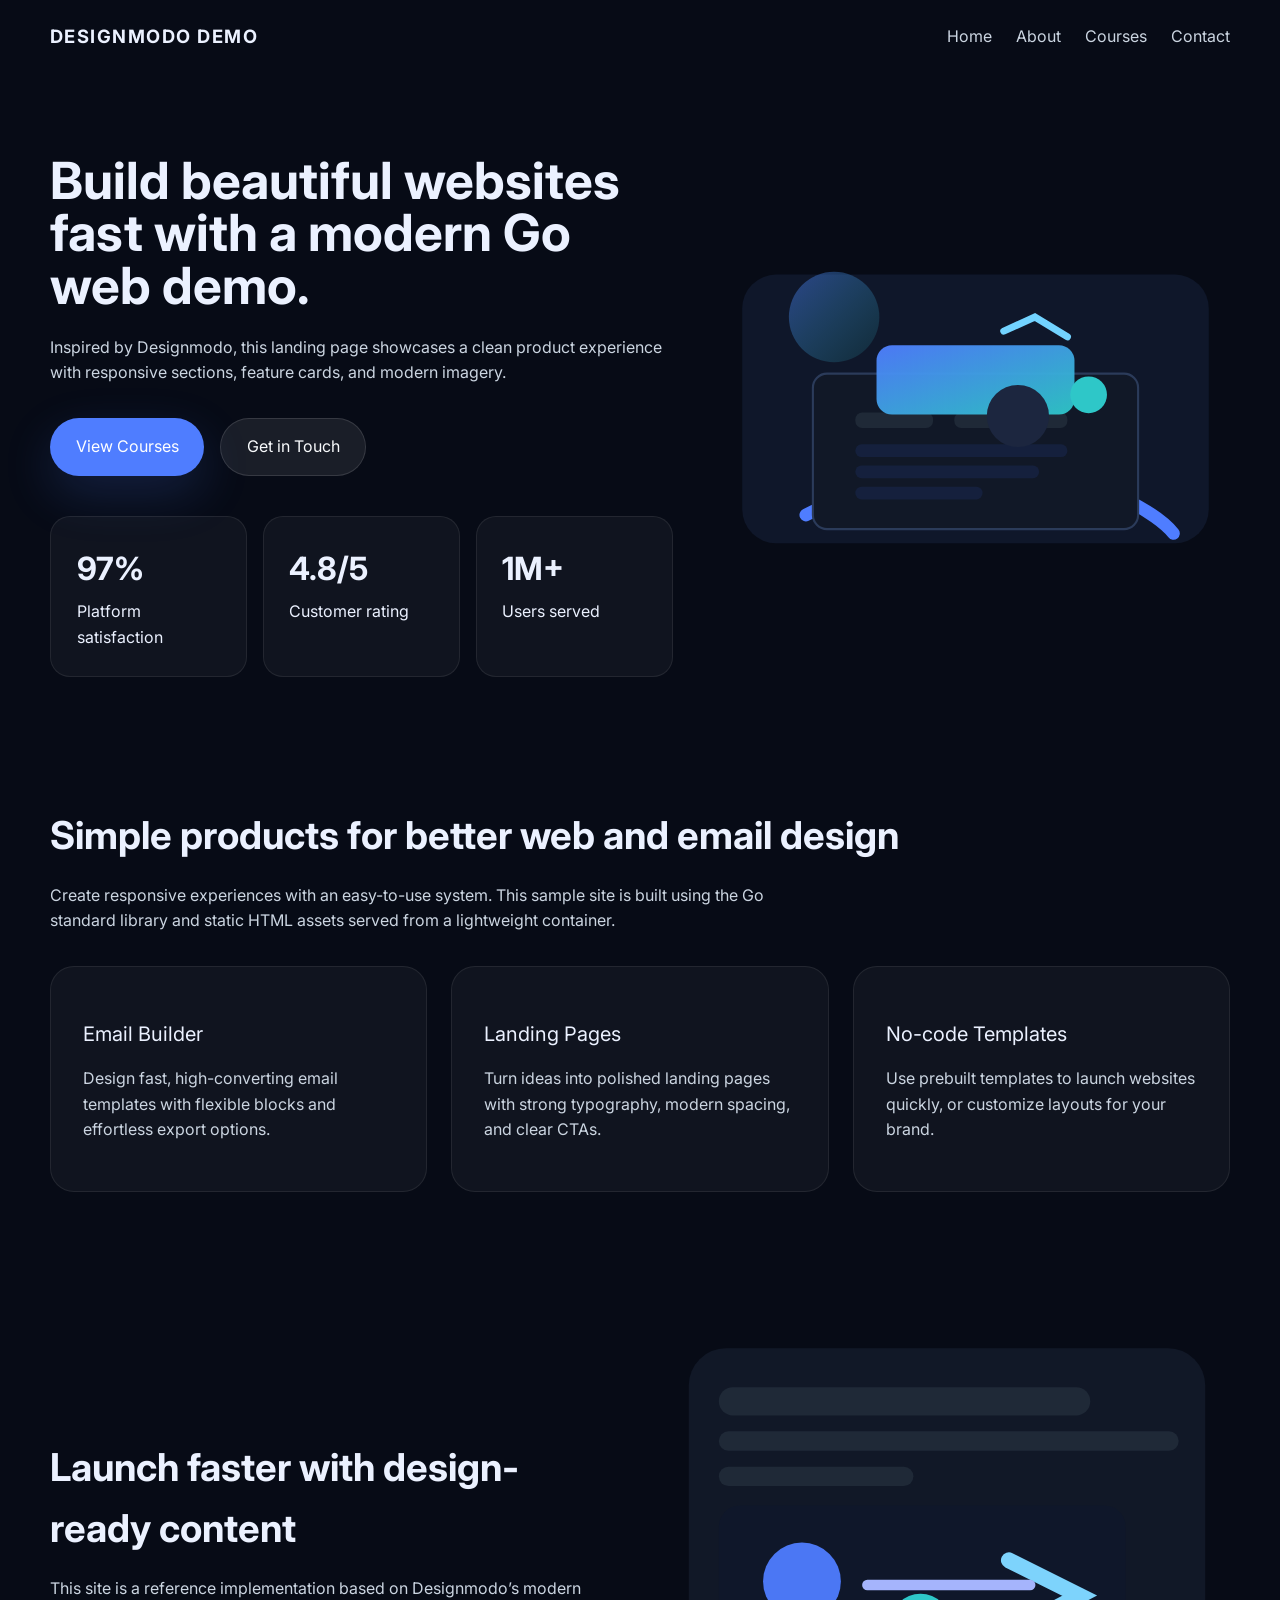
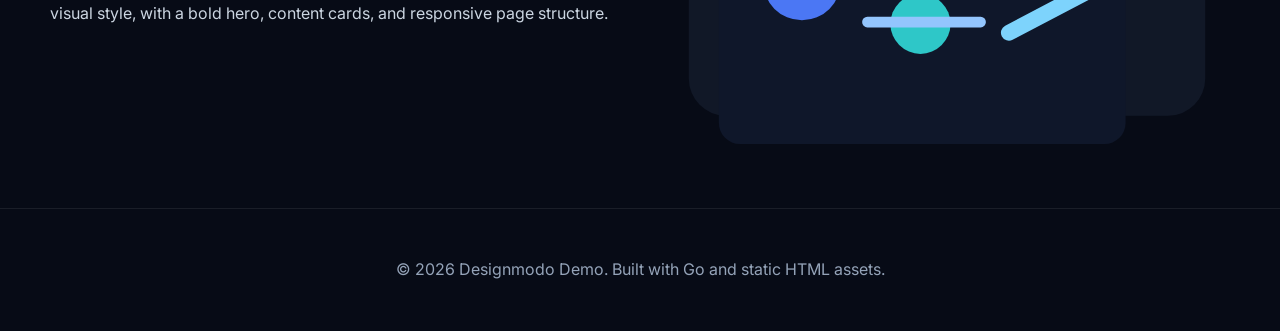
<file: static/index.html>
<!DOCTYPE html>
<html lang="en">
<head>
  <meta charset="UTF-8">
  <meta http-equiv="X-UA-Compatible" content="IE=edge">
  <meta name="viewport" content="width=device-width, initial-scale=1.0">
  <title>Designmodo Style Demo</title>
  <link rel="stylesheet" href="/static/fonts/fonts.css">
  <link rel="stylesheet" href="/static/css/style.css">
</head>
<body>
  <header class="site-header">
    <div class="wrapper">
      <nav>
        <div class="brand">Designmodo Demo</div>
        <div class="nav-links">
          <a href="/home">Home</a>
          <a href="/about">About</a>
          <a href="/courses">Courses</a>
          <a href="/contact">Contact</a>
        </div>
      </nav>
    </div>
  </header>

  <main class="wrapper">
    <section class="hero">
      <div class="hero-grid">
        <div class="hero-copy">
          <h1>Build beautiful websites fast with a modern Go web demo.</h1>
          <p>Inspired by Designmodo, this landing page showcases a clean product experience with responsive sections, feature cards, and modern imagery.</p>
          <div class="btn-group">
            <a class="btn btn-primary" href="/courses">View Courses</a>
            <a class="btn btn-secondary" href="/contact">Get in Touch</a>
          </div>
          <div class="stats">
            <div class="stat-card">
              <strong>97%</strong>
              <span>Platform satisfaction</span>
            </div>
            <div class="stat-card">
              <strong>4.8/5</strong>
              <span>Customer rating</span>
            </div>
            <div class="stat-card">
              <strong>1M+</strong>
              <span>Users served</span>
            </div>
          </div>
        </div>
        <div>
          <img src="/static/images/hero-illustration.svg" alt="Design product illustration">
        </div>
      </div>
    </section>

    <section class="section">
      <h2>Simple products for better web and email design</h2>
      <p class="lead">Create responsive experiences with an easy-to-use system. This sample site is built using the Go standard library and static HTML assets served from a lightweight container.</p>
      <div class="cards">
        <article class="card">
          <div class="card-title">Email Builder</div>
          <p class="card-text">Design fast, high-converting email templates with flexible blocks and effortless export options.</p>
        </article>
        <article class="card">
          <div class="card-title">Landing Pages</div>
          <p class="card-text">Turn ideas into polished landing pages with strong typography, modern spacing, and clear CTAs.</p>
        </article>
        <article class="card">
          <div class="card-title">No-code Templates</div>
          <p class="card-text">Use prebuilt templates to launch websites quickly, or customize layouts for your brand.</p>
        </article>
      </div>
    </section>

    <section class="section section-split">
      <div>
        <h2>Launch faster with design-ready content</h2>
        <p class="lead">This site is a reference implementation based on Designmodo’s modern visual style, with a bold hero, content cards, and responsive page structure.</p>
      </div>
      <div>
        <img src="/static/images/feature-slides.svg" alt="Feature illustration">
      </div>
    </section>
  </main>

  <footer class="footer">
    <div class="wrapper">
      <p>© 2026 Designmodo Demo. Built with Go and static HTML assets.</p>
    </div>
  </footer>
</body>
</html>
</file>
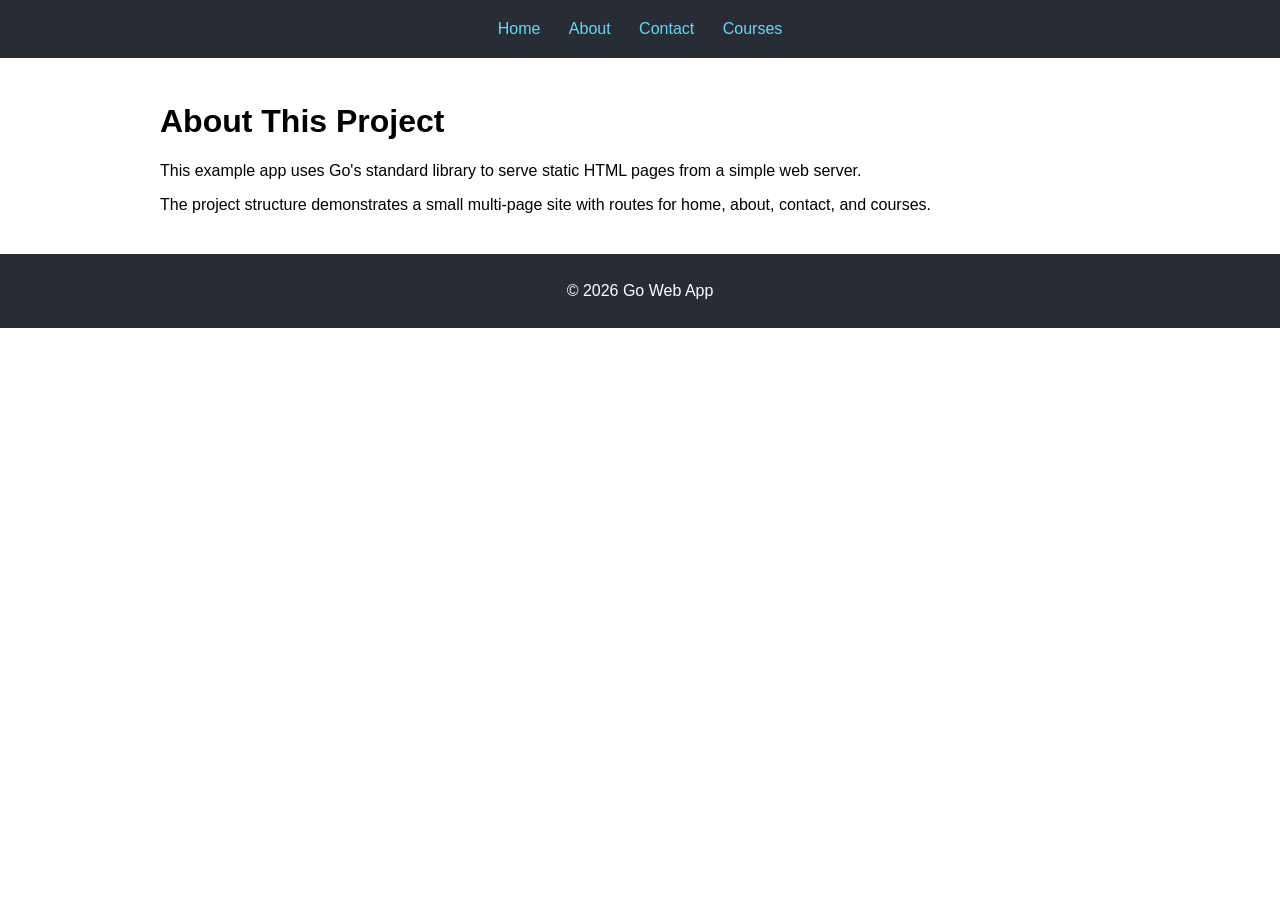
<file: static/about.html>
<!DOCTYPE html>
<html lang="en">
<head>
    <meta charset="UTF-8">
    <meta http-equiv="X-UA-Compatible" content="IE=edge">
    <meta name="viewport" content="width=device-width, initial-scale=1.0">
    <title>About</title>
    <style>
        body { font-family: Arial, sans-serif; margin: 0; padding: 0; }
        header { background: #282c34; color: #fff; padding: 20px 0; text-align: center; }
        nav ul { list-style: none; margin: 0; padding: 0; }
        nav ul li { display: inline-block; margin: 0 12px; }
        nav ul li a { color: #61dafb; text-decoration: none; }
        main { padding: 24px; max-width: 960px; margin: 0 auto; }
        footer { background: #282c34; color: #fff; text-align: center; padding: 12px 0; }
    </style>
</head>
<body>
    <header>
        <nav>
            <ul>
                <li><a href="home">Home</a></li>
                <li><a href="about">About</a></li>
                <li><a href="contact">Contact</a></li>
                <li><a href="courses">Courses</a></li>
            </ul>
        </nav>
    </header>
    <main>
        <h1>About This Project</h1>
        <p>This example app uses Go's standard library to serve static HTML pages from a simple web server.</p>
        <p>The project structure demonstrates a small multi-page site with routes for home, about, contact, and courses.</p>
    </main>
    <footer>
        <p>&copy; 2026 Go Web App</p>
    </footer>
</body>
</html>
</file>
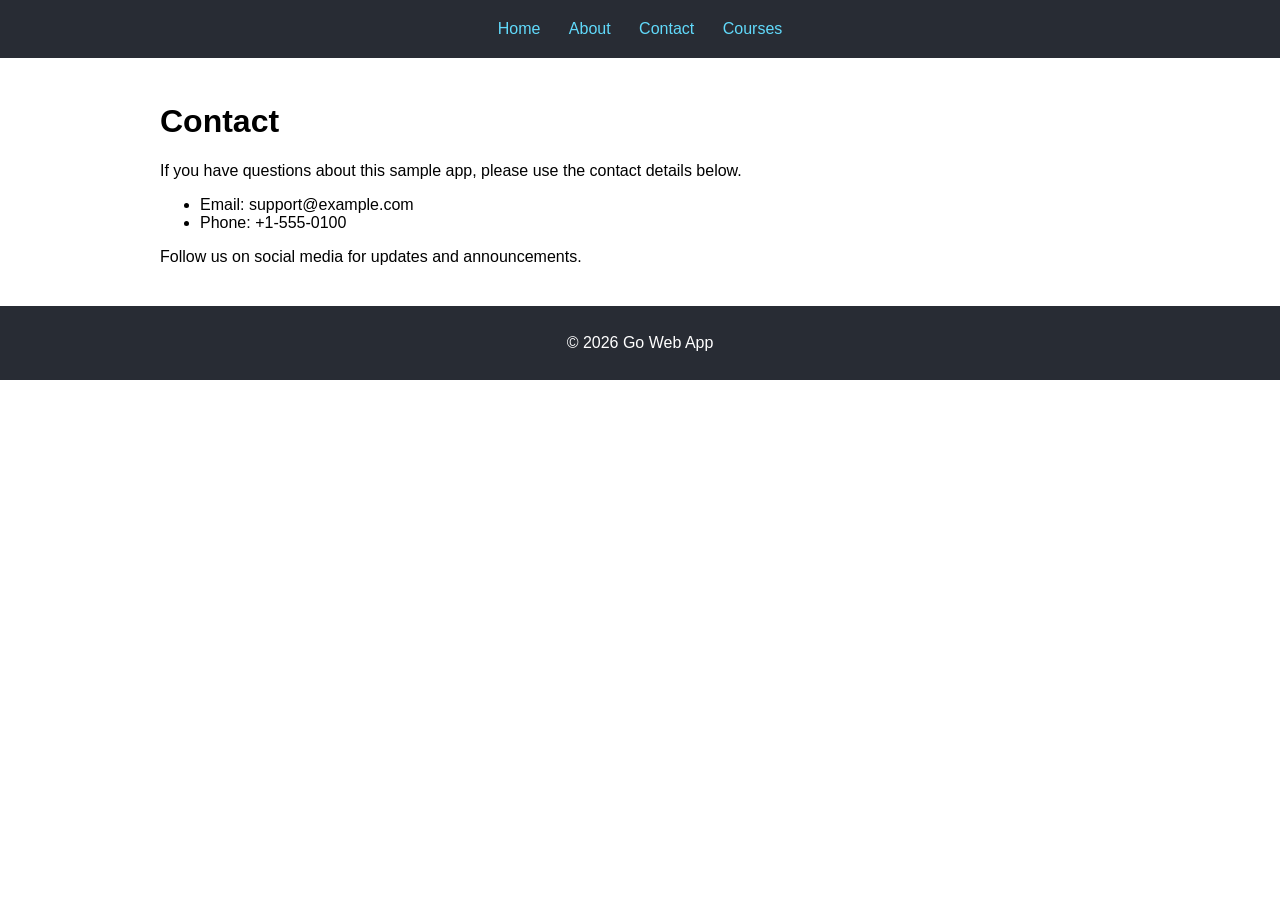
<file: static/contact.html>
<!DOCTYPE html>
<html lang="en">
<head>
    <meta charset="UTF-8">
    <meta http-equiv="X-UA-Compatible" content="IE=edge">
    <meta name="viewport" content="width=device-width, initial-scale=1.0">
    <title>Contact</title>
    <style>
        body { font-family: Arial, sans-serif; margin: 0; padding: 0; }
        header { background: #282c34; color: #fff; padding: 20px 0; text-align: center; }
        nav ul { list-style: none; margin: 0; padding: 0; }
        nav ul li { display: inline-block; margin: 0 12px; }
        nav ul li a { color: #61dafb; text-decoration: none; }
        main { padding: 24px; max-width: 960px; margin: 0 auto; }
        footer { background: #282c34; color: #fff; text-align: center; padding: 12px 0; }
    </style>
</head>
<body>
    <header>
        <nav>
            <ul>
                <li><a href="home">Home</a></li>
                <li><a href="about">About</a></li>
                <li><a href="contact">Contact</a></li>
                <li><a href="courses">Courses</a></li>
            </ul>
        </nav>
    </header>
    <main>
        <h1>Contact</h1>
        <p>If you have questions about this sample app, please use the contact details below.</p>
        <ul>
            <li>Email: support@example.com</li>
            <li>Phone: +1-555-0100</li>
        </ul>
        <p>Follow us on social media for updates and announcements.</p>
    </main>
    <footer>
        <p>&copy; 2026 Go Web App</p>
    </footer>
</body>
</html>
</file>
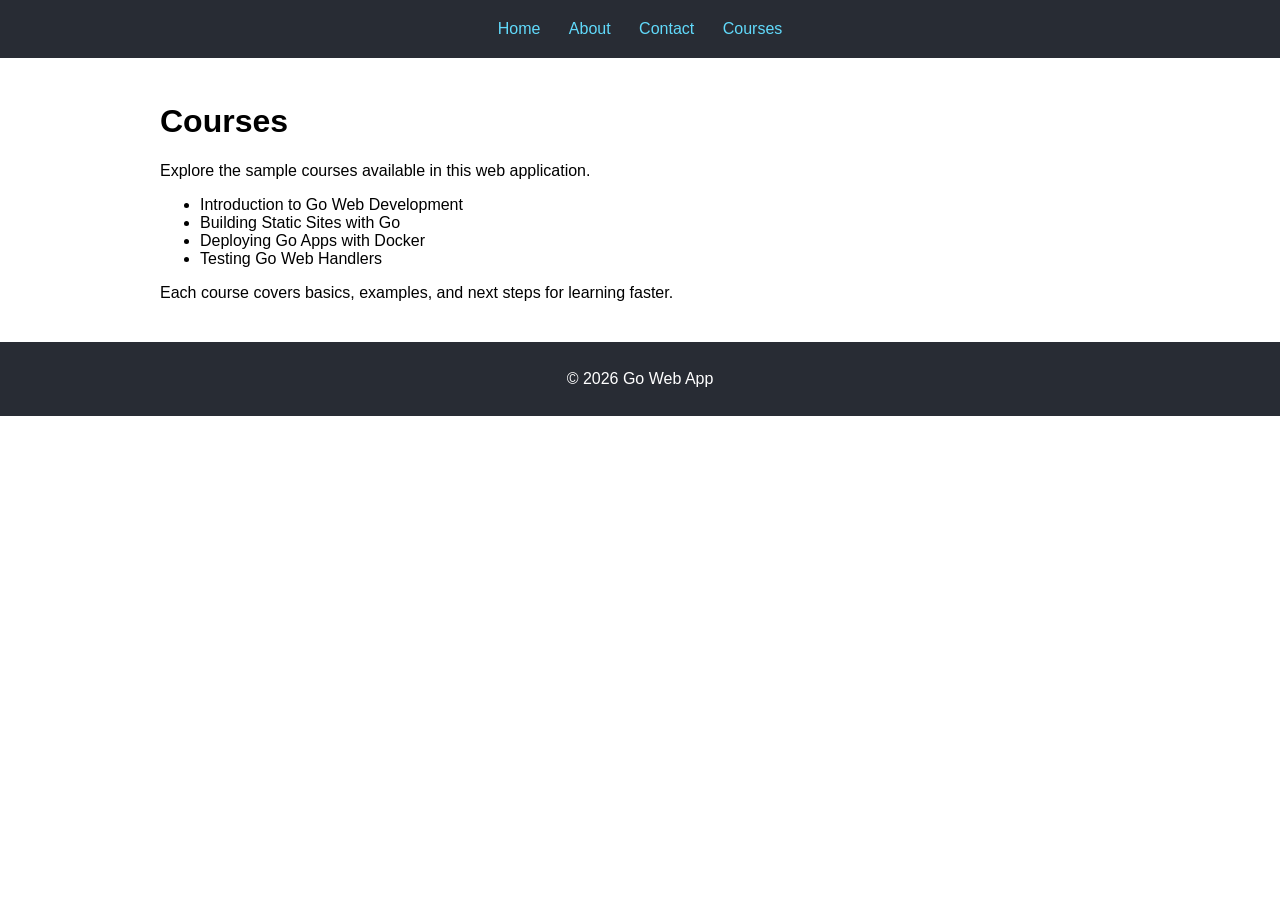
<file: static/courses.html>
<!DOCTYPE html>
<html lang="en">
<head>
    <meta charset="UTF-8">
    <meta http-equiv="X-UA-Compatible" content="IE=edge">
    <meta name="viewport" content="width=device-width, initial-scale=1.0">
    <title>Courses</title>
    <style>
        body { font-family: Arial, sans-serif; margin: 0; padding: 0; }
        header { background: #282c34; color: #fff; padding: 20px 0; text-align: center; }
        nav ul { list-style: none; margin: 0; padding: 0; }
        nav ul li { display: inline-block; margin: 0 12px; }
        nav ul li a { color: #61dafb; text-decoration: none; }
        main { padding: 24px; max-width: 960px; margin: 0 auto; }
        footer { background: #282c34; color: #fff; text-align: center; padding: 12px 0; }
    </style>
</head>
<body>
    <header>
        <nav>
            <ul>
                <li><a href="home">Home</a></li>
                <li><a href="about">About</a></li>
                <li><a href="contact">Contact</a></li>
                <li><a href="courses">Courses</a></li>
            </ul>
        </nav>
    </header>
    <main>
        <h1>Courses</h1>
        <p>Explore the sample courses available in this web application.</p>
        <ul>
            <li>Introduction to Go Web Development</li>
            <li>Building Static Sites with Go</li>
            <li>Deploying Go Apps with Docker</li>
            <li>Testing Go Web Handlers</li>
        </ul>
        <p>Each course covers basics, examples, and next steps for learning faster.</p>
    </main>
    <footer>
        <p>&copy; 2026 Go Web App</p>
    </footer>
</body>
</html>
</file>
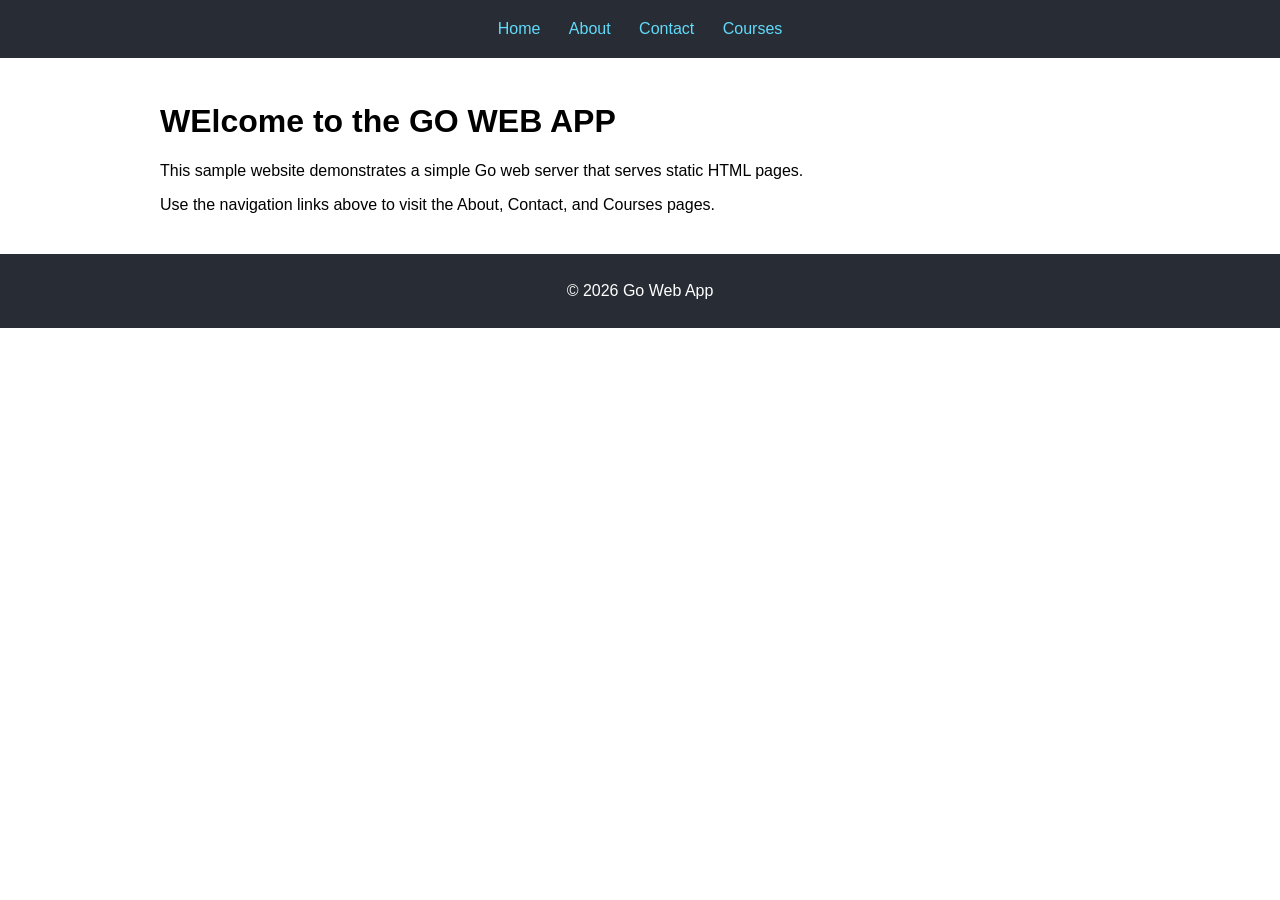
<file: static/home.html>
<!DOCTYPE html>
<html lang="en">
<head>
    <meta charset="UTF-8">
    <meta http-equiv="X-UA-Compatible" content="IE=edge">
    <meta name="viewport" content="width=device-width, initial-scale=1.0">
    <title>Home</title>
    <style>
        body { font-family: Arial, sans-serif; margin: 0; padding: 0; }
        header { background: #282c34; color: #fff; padding: 20px 0; text-align: center; }
        nav ul { list-style: none; margin: 0; padding: 0; }
        nav ul li { display: inline-block; margin: 0 12px; }
        nav ul li a { color: #61dafb; text-decoration: none; }
        main { padding: 24px; max-width: 960px; margin: 0 auto; }
        footer { background: #282c34; color: #fff; text-align: center; padding: 12px 0; }
    </style>
</head>
<body>
    <header>
        <nav>
            <ul>
                <li><a href="home">Home</a></li>
                <li><a href="about">About</a></li>
                <li><a href="contact">Contact</a></li>
                <li><a href="courses">Courses</a></li>
            </ul>
        </nav>
    </header>
    <main>
        <h1>WElcome to the GO WEB APP</h1>
        <p>This sample website demonstrates a simple Go web server that serves static HTML pages.</p>
        <p>Use the navigation links above to visit the About, Contact, and Courses pages.</p>
    </main>
    <footer>
        <p>&copy; 2026 Go Web App</p>
    </footer>
</body>
</html>
</file>
<file: static/fonts/fonts.css>
@import url('https://fonts.googleapis.com/css2?family=Inter:wght@400;500;600;700&display=swap');
</file>
<file: static/css/style.css>
* {
  box-sizing: border-box;
}
html {
  scroll-behavior: smooth;
}
body {
  margin: 0;
  font-family: 'Inter', system-ui, -apple-system, BlinkMacSystemFont, 'Segoe UI', sans-serif;
  background: #070b16;
  color: #ebf1ff;
  line-height: 1.6;
}
img {
  max-width: 100%;
  display: block;
}
a {
  color: inherit;
  text-decoration: none;
}
button,
input,
textarea {
  font: inherit;
}
.wrapper {
  width: min(1180px, calc(100% - 2rem));
  margin: 0 auto;
}
.site-header {
  padding: 1.4rem 0;
}
.site-header nav {
  display: flex;
  align-items: center;
  justify-content: space-between;
}
.site-header .brand {
  font-size: 1.15rem;
  font-weight: 700;
  letter-spacing: 0.08em;
  text-transform: uppercase;
}
.site-header .nav-links {
  display: flex;
  gap: 1.5rem;
  align-items: center;
}
.site-header .nav-links a {
  color: #cbd5e1;
  transition: color 0.2s ease;
}
.site-header .nav-links a:hover {
  color: #fff;
}
.hero {
  padding: 5rem 0 4rem;
}
.hero-grid {
  display: grid;
  grid-template-columns: 1.1fr 0.9fr;
  gap: 3rem;
  align-items: center;
}
.hero-copy h1 {
  margin: 0;
  font-size: clamp(2.75rem, 4vw, 4.5rem);
  line-height: 1.02;
}
.hero-copy p {
  max-width: 620px;
  margin: 1.5rem 0 2rem;
  color: #cbd5e1;
}
.btn-group {
  display: flex;
  flex-wrap: wrap;
  gap: 1rem;
}
.btn {
  display: inline-flex;
  align-items: center;
  justify-content: center;
  padding: 0.95rem 1.6rem;
  border-radius: 999px;
  border: none;
  cursor: pointer;
  transition: transform 0.2s ease, box-shadow 0.2s ease;
}
.btn-primary {
  background: #4f7dff;
  color: #fff;
  box-shadow: 0 18px 50px rgba(79, 125, 255, 0.18);
}
.btn-secondary {
  background: rgba(255,255,255,0.08);
  color: #f8fafc;
  border: 1px solid rgba(255,255,255,0.12);
}
.btn:hover {
  transform: translateY(-1px);
}
.stats {
  display: grid;
  grid-template-columns: repeat(3, minmax(0, 1fr));
  gap: 1rem;
  margin-top: 2.5rem;
}
.stat-card {
  background: rgba(255,255,255,0.04);
  border: 1px solid rgba(255,255,255,0.08);
  border-radius: 1.25rem;
  padding: 1.6rem;
}
.stat-card strong {
  display: block;
  font-size: 2rem;
  margin-bottom: 0.35rem;
}
.section {
  padding: 4rem 0;
}
.section h2 {
  margin: 0 0 1rem;
  font-size: clamp(2rem, 3vw, 3rem);
}
.section p.lead {
  max-width: 720px;
  margin: 0;
  color: #cbd5e1;
}
.cards {
  display: grid;
  gap: 1.5rem;
  grid-template-columns: repeat(3, minmax(0, 1fr));
  margin-top: 2rem;
}
.card {
  background: rgba(255,255,255,0.04);
  border: 1px solid rgba(255,255,255,0.08);
  border-radius: 1.5rem;
  padding: 2rem;
}
.card-title {
  margin: 1.2rem 0 0.75rem;
  font-size: 1.25rem;
}
.card-text {
  color: #cbd5e1;
}
.section-split {
  display: grid;
  grid-template-columns: 1fr 1fr;
  gap: 3rem;
  align-items: center;
}
.contact-panel {
  background: rgba(255,255,255,0.05);
  border: 1px solid rgba(255,255,255,0.08);
  border-radius: 1.5rem;
  padding: 2rem;
}
.contact-panel h3 {
  margin-top: 0;
}
.form-group {
  margin-bottom: 1rem;
}
.form-group label {
  display: block;
  margin-bottom: 0.5rem;
  color: #cbd5e1;
}
.form-group input,
.form-group textarea {
  width: 100%;
  padding: 0.95rem 1rem;
  border-radius: 0.95rem;
  border: 1px solid rgba(255,255,255,0.12);
  background: rgba(255,255,255,0.04);
  color: #f8fafc;
}
.form-group textarea {
  min-height: 170px;
}
.testimonial-card {
  display: grid;
  grid-template-columns: 120px 1fr;
  gap: 1.25rem;
  align-items: center;
  background: rgba(255,255,255,0.04);
  border: 1px solid rgba(255,255,255,0.08);
  border-radius: 1.5rem;
  padding: 1.75rem;
}
.testimonial-card svg {
  width: 100%;
  height: auto;
}
.testimonial-copy {
  color: #cbd5e1;
}
.footer {
  padding: 2rem 0;
  text-align: center;
  border-top: 1px solid rgba(255,255,255,0.08);
  color: #94a3b8;
}
@media (max-width: 900px) {
  .hero-grid,
  .section-split {
    grid-template-columns: 1fr;
  }
  .stats {
    grid-template-columns: 1fr;
  }
  .cards {
    grid-template-columns: 1fr;
  }
  .testimonial-card {
    grid-template-columns: 1fr;
  }
}
@media (max-width: 640px) {
  .site-header nav {
    flex-direction: column;
    gap: 1rem;
  }
  .site-header .nav-links {
    flex-wrap: wrap;
    justify-content: center;
  }
}
</file>
